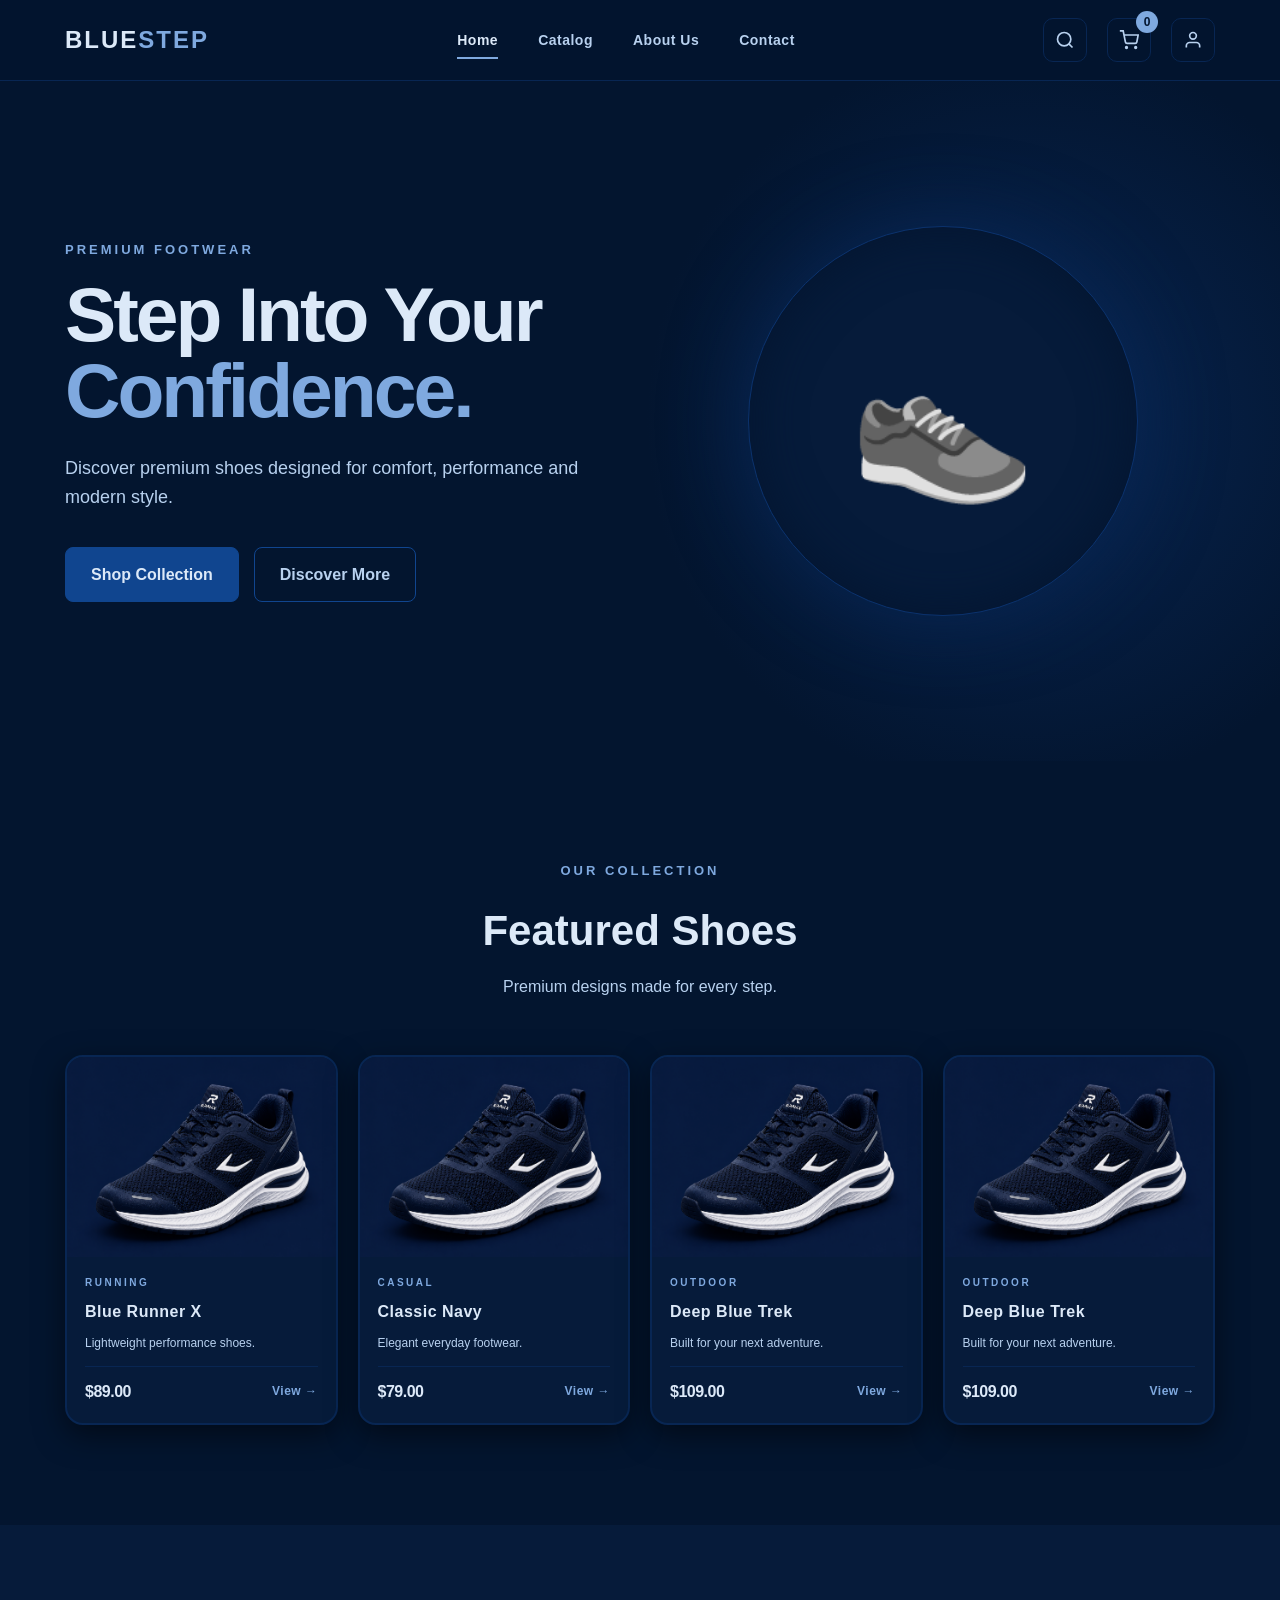
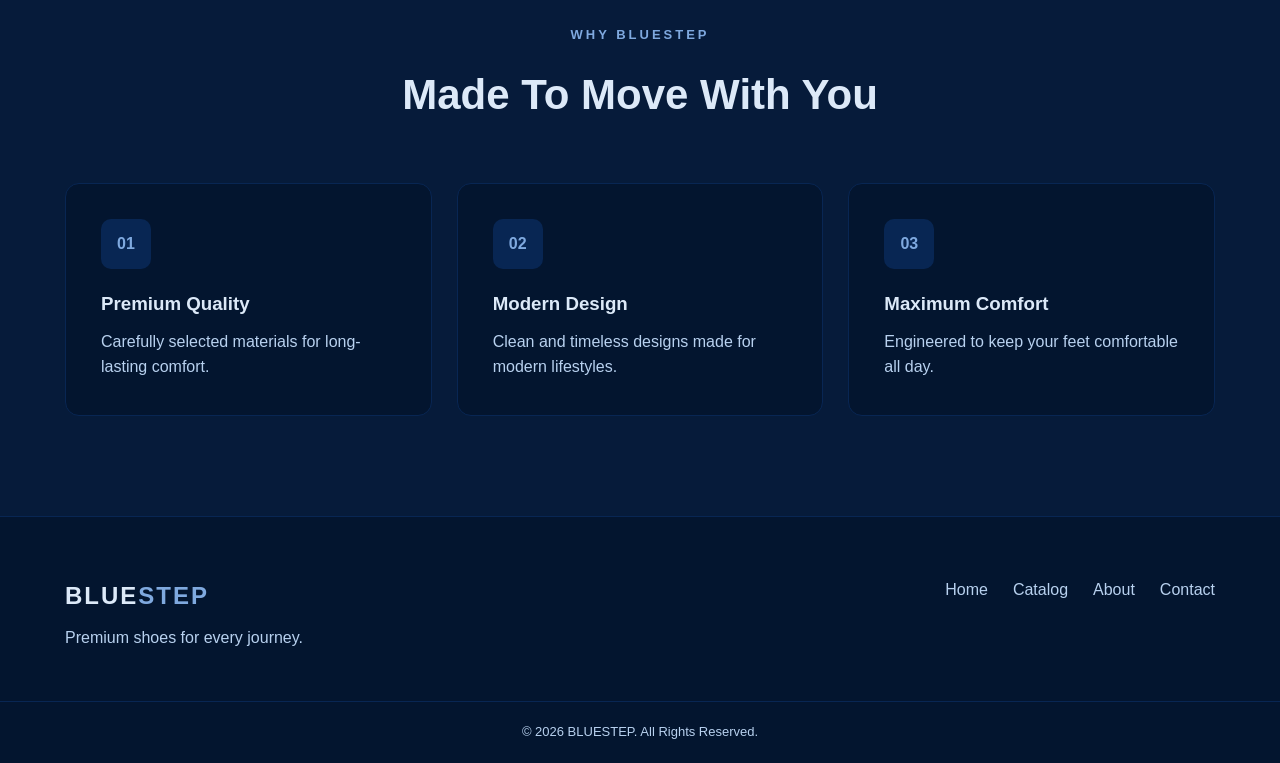
<file: index.html>
<!DOCTYPE html>
<html lang="en">

<head>
    <meta charset="UTF-8">
    <meta name="viewport" content="width=device-width, initial-scale=1.0">
    <title>BLUESTEP | Premium Shoes</title>
    <link rel="stylesheet" href="./css/home.css">
    <link rel="stylesheet" href="./css/account.css">
</head>

<body>

    <div class="snow-container">
        <div class="snowflake">❅</div>
        <div class="snowflake">❆</div>
        <div class="snowflake">❅</div>
        <div class="snowflake">❆</div>
        <div class="snowflake">❅</div>
        <div class="snowflake">❆</div>
        <div class="snowflake">❅</div>
        <div class="snowflake">❆</div>
        <div class="snowflake">❅</div>
        <div class="snowflake">❆</div>
    </div>

    <header class="header">
        <div class="container nav">
            <a href="#" class="logo">BLUE<span>STEP</span></a>

            <nav class="nav-menu">
                <a href="#" class="active">Home</a>
                <a href="./pages/products.html">Catalog</a>
                <a href="./pages/about.html">About Us</a>
                <a href="./pages/contact.html">Contact</a>
            </nav>

            <div class="nav-icons">
                <button class="icon-btn search-btn" title="Search" type="button">
                    <svg width="20" height="20" viewBox="0 0 24 24" fill="none" stroke="currentColor" stroke-width="2">
                        <circle cx="11" cy="11" r="8"></circle>
                        <path d="m21 21-4.35-4.35"></path>
                    </svg>
                </button>
                <button class="icon-btn cart-btn" title="Cart" type="button" aria-label="Open cart">
                    <svg width="20" height="20" viewBox="0 0 24 24" fill="none" stroke="currentColor" stroke-width="2">
                        <circle cx="9" cy="21" r="1"></circle>
                        <circle cx="20" cy="21" r="1"></circle>
                        <path d="M1 1h4l2.68 13.39a2 2 0 0 0 2 1.61h9.72a2 2 0 0 0 2-1.61L23 6H6"></path>
                    </svg>
                    <span class="cart-count" id="cartCount">0</span>
                </button>
                <button class="icon-btn user-btn" title="Account" type="button">
                    <svg width="20" height="20" viewBox="0 0 24 24" fill="none" stroke="currentColor" stroke-width="2">
                        <path d="M20 21v-2a4 4 0 0 0-4-4H8a4 4 0 0 0-4 4v2"></path>
                        <circle cx="12" cy="7" r="4"></circle>
                    </svg>
                </button>
            </div>

            <div class="cart-panel" id="cartPanel" aria-live="polite">
                <div class="cart-panel-header">
                    <h3>Your Cart</h3>
                    <button class="cart-close" type="button" aria-label="Close cart">×</button>
                </div>
                <div class="cart-items" id="cartItems">
                    <p class="empty-cart">Your cart is empty.</p>
                </div>

                <div class="cart-footer">
                    <button class="cart-buy-btn" type="button">Buy Now</button>
                </div>
            </div>

            <div class="account-panel" id="accountPanel">
                <div class="account-panel-header">
                    <h3>Account</h3>
                    <button class="account-close" type="button" aria-label="Close account">×</button>
                </div>

                <div class="user-greeting" id="userGreeting">
                    <h3 id="greetingName"></h3>
                    <p id="greetingEmail"></p>
                </div>

                <form id="loginForm">
                    <div class="form-group">
                        <label for="loginEmail">Email</label>
                        <input type="email" id="loginEmail" name="email" placeholder="Enter your email" required>
                    </div>
                    <div class="form-group">
                        <label for="loginPassword">Password</label>
                        <input type="password" id="loginPassword" name="password" placeholder="Enter your password" required>
                    </div>
                    <button type="submit" class="submit-btn">Login</button>
                    <div class="form-toggle">
                        Don't have an account? <a href="#" id="toggleSignupBtn">Sign Up</a>
                    </div>
                </form>

                <form id="signupForm" class="hidden">
                    <div class="form-group">
                        <label for="signupName">Full Name</label>
                        <input type="text" id="signupName" name="name" placeholder="Enter your full name" required>
                    </div>
                    <div class="form-group">
                        <label for="signupEmail">Email</label>
                        <input type="email" id="signupEmail" name="email" placeholder="Enter your email" required>
                    </div>
                    <div class="form-group">
                        <label for="signupPassword">Password</label>
                        <input type="password" id="signupPassword" name="password" placeholder="At least 6 characters" required>
                    </div>
                    <div class="form-group">
                        <label for="signupConfirmPassword">Confirm Password</label>
                        <input type="password" id="signupConfirmPassword" name="confirmPassword" placeholder="Confirm your password" required>
                    </div>
                    <button type="submit" class="submit-btn">Create Account</button>
                    <div class="form-toggle">
                        Already have an account? <a href="#" id="toggleLoginBtn">Login</a>
                    </div>
                </form>

                <div id="accountActions" class="account-actions">
                    <a href="#" class="account-link">My Profile</a>
                    <a href="#" class="account-link">Order History</a>
                    <a href="#" class="account-link">Settings</a>
                </div>

                <button id="logoutBtn" class="submit-btn" style="background: #f5f5f5; color: #d32f2f; border: 2px solid #d32f2f;">Logout</button>
            </div>
        </div>
    </header>

    <main>

        <section class="hero">
            <div class="container hero-content">
                <div class="hero-text">
                    <p class="tag">PREMIUM FOOTWEAR</p>
                    <h1>Step Into Your <span>Confidence.</span></h1>
                    <p>
                        Discover premium shoes designed for comfort,
                        performance and modern style.
                    </p>

                    <div class="hero-buttons">
                        <a href="./pages/products.html" class="btn">Shop Collection</a>
                        <a href="./pages/about.html" class="btn-outline">Discover More</a>
                    </div>
                </div>

                <div class="hero-shoe">
                    <div class="shoe-circle">
                        <div class="shoe-icon">👟</div>
                    </div>
                </div>
            </div>
        </section>

        <section class="featured section">
            <div class="container">
                <div class="section-heading">
                    <p class="tag">OUR COLLECTION</p>
                    <h2>Featured Shoes</h2>
                    <p>Premium designs made for every step.</p>
                </div>

                <div class="products-grid">

                    <div class="product-card">
                        <div class="product-image"><img src="./images/shoes1.png" alt=""></div>
                        <div class="product-info">
                            <p class="category">RUNNING</p>
                            <h3>Blue Runner X</h3>
                            <p class="description">Lightweight performance shoes.</p>
                            <div class="product-bottom">
                                <strong>$89.00</strong>
                                <a href="./pages/products.html">View →</a>
                            </div>
                        </div>
                    </div>

                    <div class="product-card">
                        <div class="product-image"><img src="./images/shoes1.png" alt=""></div>
                        <div class="product-info">
                            <p class="category">CASUAL</p>
                            <h3>Classic Navy</h3>
                            <p class="description">Elegant everyday footwear.</p>
                            <div class="product-bottom">
                                <strong>$79.00</strong>
                                <a href="./pages/products.html">View →</a>
                            </div>
                        </div>
                    </div>

                    <div class="product-card">
                        <div class="product-image"><img src="./images/shoes1.png" alt=""></div>
                        <div class="product-info">
                            <p class="category">OUTDOOR</p>
                            <h3>Deep Blue Trek</h3>
                            <p class="description">Built for your next adventure.</p>
                            <div class="product-bottom">
                                <strong>$109.00</strong>
                                <a href="./pages/products.html">View →</a>
                            </div>
                        </div>
                    </div>

                    <div class="product-card">
                        <div class="product-image"><img src="./images/shoes1.png" alt=""></div>
                        <div class="product-info">
                            <p class="category">OUTDOOR</p>
                            <h3>Deep Blue Trek</h3>
                            <p class="description">Built for your next adventure.</p>
                            <div class="product-bottom">
                                <strong>$109.00</strong>
                                <a href="./pages/products.html">View →</a>
                            </div>
                        </div>
                    </div>

                </div>
            </div>
        </section>

        <section class="why section">
            <div class="container">
                <div class="section-heading">
                    <p class="tag">WHY BLUESTEP</p>
                    <h2>Made To Move With You</h2>
                </div>

                <div class="features">
                    <div class="feature">
                        <div class="feature-icon">01</div>
                        <h3>Premium Quality</h3>
                        <p>Carefully selected materials for long-lasting comfort.</p>
                    </div>

                    <div class="feature">
                        <div class="feature-icon">02</div>
                        <h3>Modern Design</h3>
                        <p>Clean and timeless designs made for modern lifestyles.</p>
                    </div>

                    <div class="feature">
                        <div class="feature-icon">03</div>
                        <h3>Maximum Comfort</h3>
                        <p>Engineered to keep your feet comfortable all day.</p>
                    </div>
                </div>
            </div>
        </section>

    </main>

    <footer class="footer">
        <div class="container footer-content">
            <div>
                <a href="#" class="logo">BLUE<span>STEP</span></a>
                <p>Premium shoes for every journey.</p>
            </div>

            <div class="footer-links">
                <a href="#">Home</a>
                <a href="./pages/products.html">Catalog</a>
                <a href="./pages/about.html">About</a>
                <a href="./pages/contact.html">Contact</a>
            </div>
        </div>

        <div class="copyright">
            © 2026 BLUESTEP. All Rights Reserved.
        </div>
    </footer>

    <script type="module" src="./js/main.js"></script>
</body>

</html>
</file>
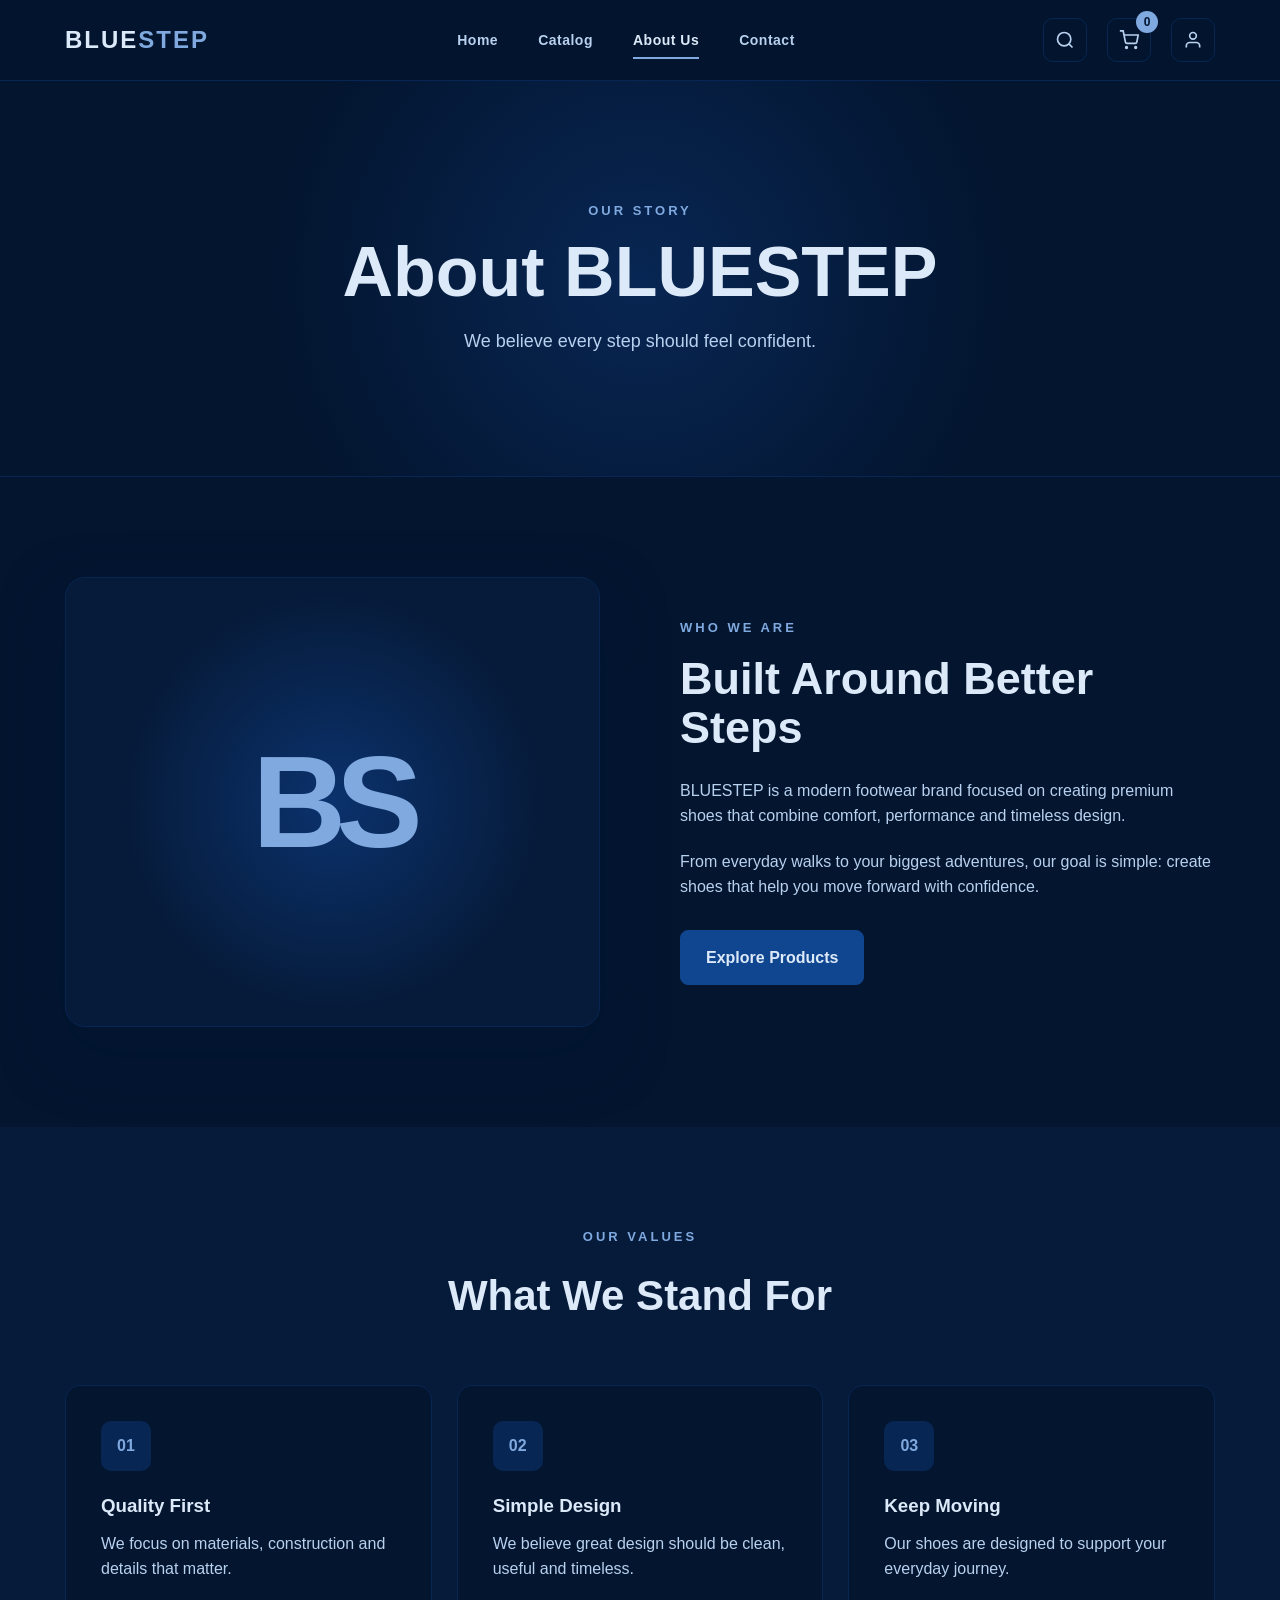
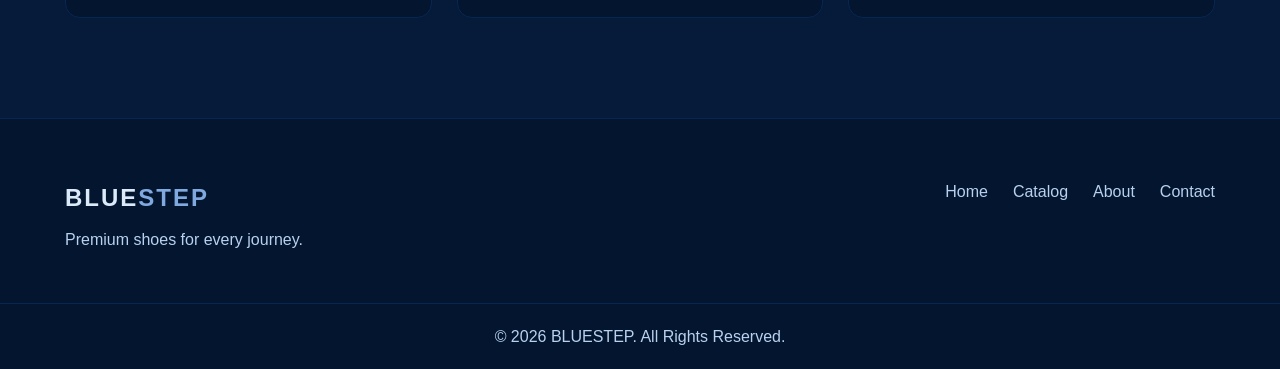
<file: pages/about.html>
<!DOCTYPE html>
<html lang="en">

<head>
    <meta charset="UTF-8">
    <meta name="viewport" content="width=device-width, initial-scale=1.0">
    <title>About Us | BLUESTEP</title>
    <link rel="stylesheet" href="../css/about.css">
    <link rel="stylesheet" href="../css/account.css">
</head>

<body>

    <div class="snow-container">
        <div class="snowflake">❅</div>
        <div class="snowflake">❆</div>
        <div class="snowflake">❅</div>
        <div class="snowflake">❆</div>
        <div class="snowflake">❅</div>
        <div class="snowflake">❆</div>
        <div class="snowflake">❅</div>
        <div class="snowflake">❆</div>
        <div class="snowflake">❅</div>
        <div class="snowflake">❆</div>
    </div>

    <header class="header">
        <div class="container nav">
            <a href="#" class="logo">BLUE<span>STEP</span></a>

            <nav class="nav-menu">
                <a href="../index.html">Home</a>
                <a href="products.html">Catalog</a>
                <a href="about.html" class="active">About Us</a>
                <a href="contact.html">Contact</a>
            </nav>

            <div class="nav-icons">
                <button class="icon-btn search-btn" title="Search" type="button">
                    <svg width="20" height="20" viewBox="0 0 24 24" fill="none" stroke="currentColor" stroke-width="2">
                        <circle cx="11" cy="11" r="8"></circle>
                        <path d="m21 21-4.35-4.35"></path>
                    </svg>
                </button>
                <button class="icon-btn cart-btn" title="Cart" type="button" aria-label="Open cart">
                    <svg width="20" height="20" viewBox="0 0 24 24" fill="none" stroke="currentColor" stroke-width="2">
                        <circle cx="9" cy="21" r="1"></circle>
                        <circle cx="20" cy="21" r="1"></circle>
                        <path d="M1 1h4l2.68 13.39a2 2 0 0 0 2 1.61h9.72a2 2 0 0 0 2-1.61L23 6H6"></path>
                    </svg>
                    <span class="cart-count" id="cartCount">0</span>
                </button>
                <button class="icon-btn user-btn" title="Account" type="button">
                    <svg width="20" height="20" viewBox="0 0 24 24" fill="none" stroke="currentColor" stroke-width="2">
                        <path d="M20 21v-2a4 4 0 0 0-4-4H8a4 4 0 0 0-4 4v2"></path>
                        <circle cx="12" cy="7" r="4"></circle>
                    </svg>
                </button>
            </div>

            <div class="cart-panel" id="cartPanel" aria-live="polite">
                <div class="cart-panel-header">
                    <h3>Your Cart</h3>
                    <button class="cart-close" type="button" aria-label="Close cart">×</button>
                </div>
                <div class="cart-items" id="cartItems">
                    <p class="empty-cart">Your cart is empty.</p>
                </div>

                <div class="cart-footer">
                    <button class="cart-buy-btn" type="button">Buy Now</button>
                </div>
            </div>

            <div class="account-panel" id="accountPanel">
                <div class="account-panel-header">
                    <h3>Account</h3>
                    <button class="account-close" type="button" aria-label="Close account">×</button>
                </div>

                <div class="user-greeting" id="userGreeting">
                    <h3 id="greetingName"></h3>
                    <p id="greetingEmail"></p>
                </div>

                <form id="loginForm">
                    <div class="form-group">
                        <label for="loginEmail">Email</label>
                        <input type="email" id="loginEmail" name="email" placeholder="Enter your email" required>
                    </div>
                    <div class="form-group">
                        <label for="loginPassword">Password</label>
                        <input type="password" id="loginPassword" name="password" placeholder="Enter your password" required>
                    </div>
                    <button type="submit" class="submit-btn">Login</button>
                    <div class="form-toggle">
                        Don't have an account? <a href="#" id="toggleSignupBtn">Sign Up</a>
                    </div>
                </form>

                <form id="signupForm" class="hidden">
                    <div class="form-group">
                        <label for="signupName">Full Name</label>
                        <input type="text" id="signupName" name="name" placeholder="Enter your full name" required>
                    </div>
                    <div class="form-group">
                        <label for="signupEmail">Email</label>
                        <input type="email" id="signupEmail" name="email" placeholder="Enter your email" required>
                    </div>
                    <div class="form-group">
                        <label for="signupPassword">Password</label>
                        <input type="password" id="signupPassword" name="password" placeholder="At least 6 characters" required>
                    </div>
                    <div class="form-group">
                        <label for="signupConfirmPassword">Confirm Password</label>
                        <input type="password" id="signupConfirmPassword" name="confirmPassword" placeholder="Confirm your password" required>
                    </div>
                    <button type="submit" class="submit-btn">Create Account</button>
                    <div class="form-toggle">
                        Already have an account? <a href="#" id="toggleLoginBtn">Login</a>
                    </div>
                </form>

                <div id="accountActions" class="account-actions">
                    <a href="#" class="account-link">My Profile</a>
                    <a href="#" class="account-link">Order History</a>
                    <a href="#" class="account-link">Settings</a>
                </div>

                <button id="logoutBtn" class="submit-btn" style="background: #f5f5f5; color: #d32f2f; border: 2px solid #d32f2f;">Logout</button>
            </div>
        </div>
    </header>

    <main>

        <section class="page-hero">
            <div class="container">
                <p class="tag">OUR STORY</p>
                <h1>About BLUESTEP</h1>
                <p>We believe every step should feel confident.</p>
            </div>
        </section>

        <section class="about section">
            <div class="container about-grid">

                <div class="about-box">
                    <div class="big-number">BS</div>
                </div>

                <div class="about-text">
                    <p class="tag">WHO WE ARE</p>
                    <h2>Built Around Better Steps</h2>

                    <p>
                        BLUESTEP is a modern footwear brand focused on creating
                        premium shoes that combine comfort, performance and
                        timeless design.
                    </p>

                    <p>
                        From everyday walks to your biggest adventures,
                        our goal is simple: create shoes that help you move
                        forward with confidence.
                    </p>

                    <a href="products.html" class="btn">Explore Products</a>
                </div>

            </div>
        </section>

        <section class="values section">
            <div class="container">

                <div class="section-heading">
                    <p class="tag">OUR VALUES</p>
                    <h2>What We Stand For</h2>
                </div>

                <div class="features">

                    <div class="feature">
                        <div class="feature-icon">01</div>
                        <h3>Quality First</h3>
                        <p>We focus on materials, construction and details that matter.</p>
                    </div>

                    <div class="feature">
                        <div class="feature-icon">02</div>
                        <h3>Simple Design</h3>
                        <p>We believe great design should be clean, useful and timeless.</p>
                    </div>

                    <div class="feature">
                        <div class="feature-icon">03</div>
                        <h3>Keep Moving</h3>
                        <p>Our shoes are designed to support your everyday journey.</p>
                    </div>

                </div>
            </div>
        </section>

    </main>

    <footer class="footer">
        <div class="container footer-content">
            <div>
                <a href="#" class="logo">BLUE<span>STEP</span></a>
                <p>Premium shoes for every journey.</p>
            </div>

            <div class="footer-links">
                <a href="../index.html">Home</a>
                <a href="products.html">Catalog</a>
                <a href="about.html">About</a>
                <a href="contact.html">Contact</a>
            </div>
        </div>

        <div class="copyright">
            © 2026 BLUESTEP. All Rights Reserved.
        </div>
    </footer>

    <script type="module" src="../js/main.js"></script>
</body>

</html>
</file>
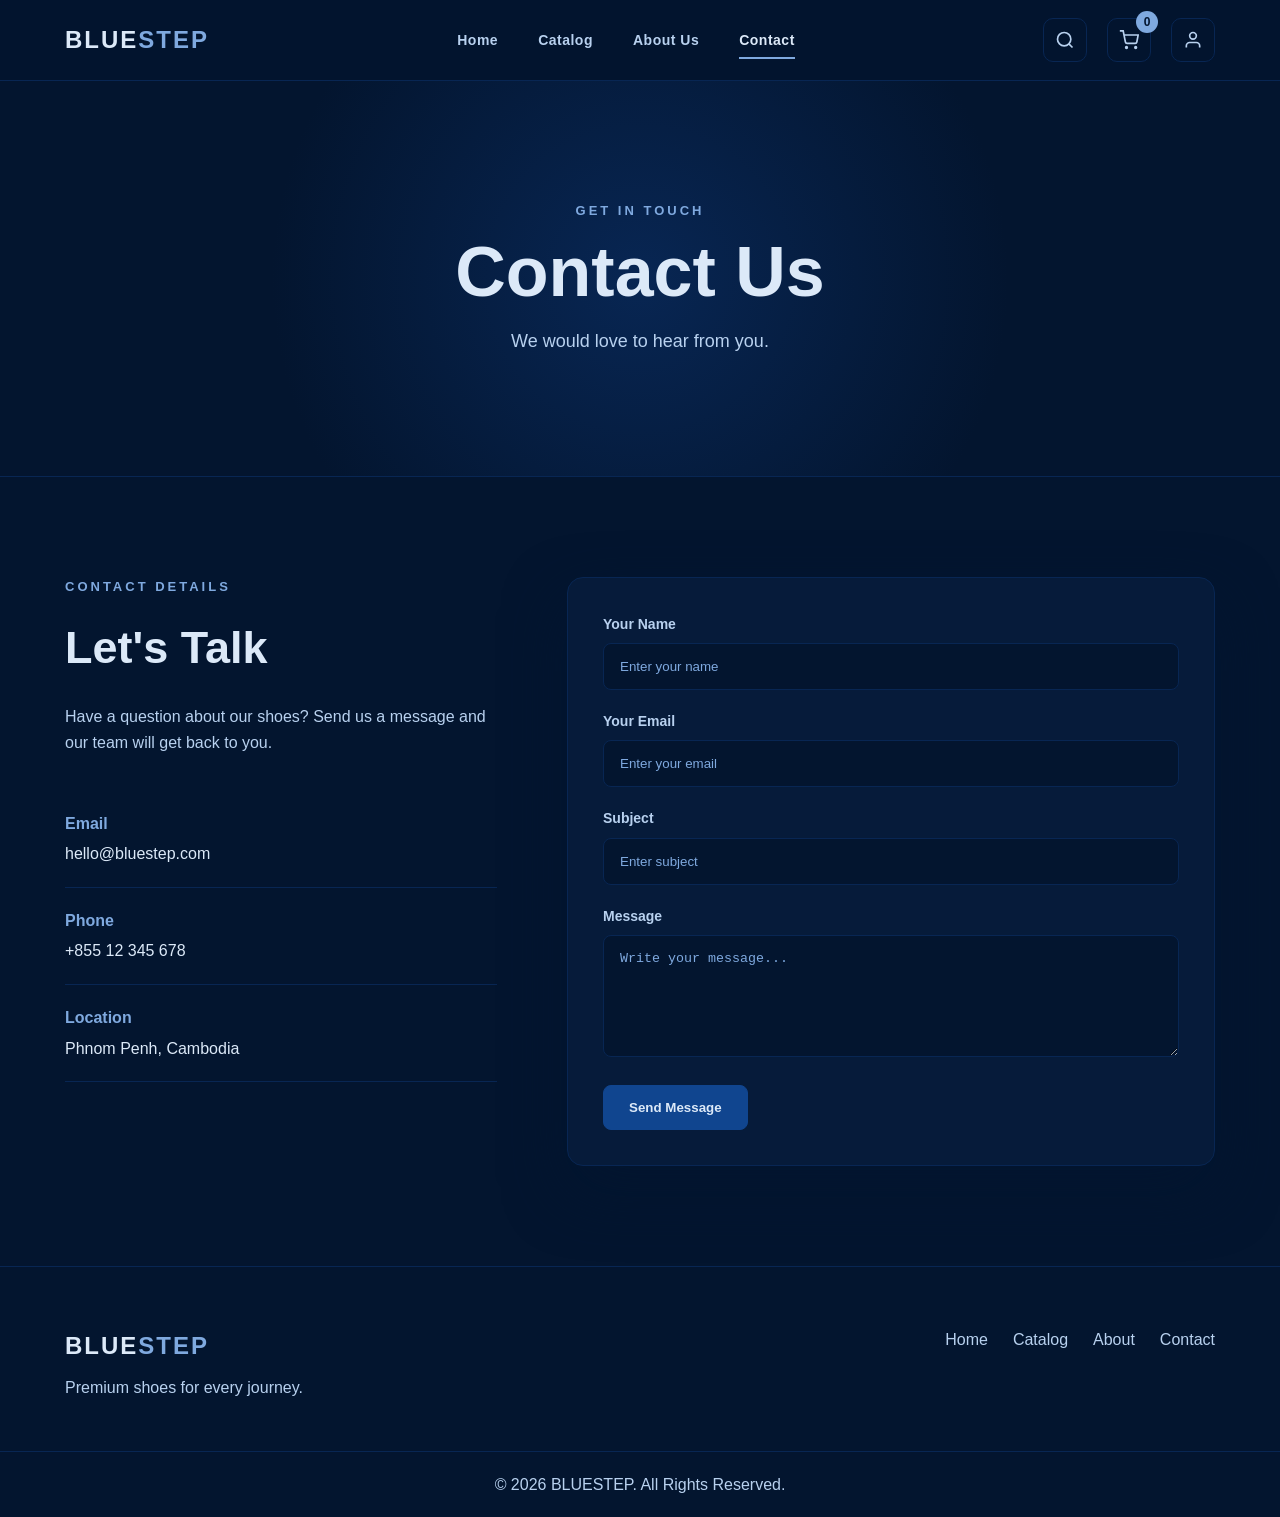
<file: pages/contact.html>
<!DOCTYPE html>
<html lang="en">

<head>
    <meta charset="UTF-8">
    <meta name="viewport" content="width=device-width, initial-scale=1.0">
    <title>Contact | BLUESTEP</title>
    <link rel="stylesheet" href="../css/contact.css">
    <link rel="stylesheet" href="../css/account.css">
</head>

<body>

    <div class="snow-container">
        <div class="snowflake">❅</div>
        <div class="snowflake">❆</div>
        <div class="snowflake">❅</div>
        <div class="snowflake">❆</div>
        <div class="snowflake">❅</div>
        <div class="snowflake">❆</div>
        <div class="snowflake">❅</div>
        <div class="snowflake">❆</div>
        <div class="snowflake">❅</div>
        <div class="snowflake">❆</div>
    </div>

    <header class="header">
        <div class="container nav">
            <a href="#" class="logo">BLUE<span>STEP</span></a>

            <nav class="nav-menu">
                <a href="../index.html">Home</a>
                <a href="products.html">Catalog</a>
                <a href="about.html">About Us</a>
                <a href="contact.html" class="active">Contact</a>
            </nav>

            <div class="nav-icons">
                <button class="icon-btn search-btn" title="Search" type="button">
                    <svg width="20" height="20" viewBox="0 0 24 24" fill="none" stroke="currentColor" stroke-width="2">
                        <circle cx="11" cy="11" r="8"></circle>
                        <path d="m21 21-4.35-4.35"></path>
                    </svg>
                </button>
                <button class="icon-btn cart-btn" title="Cart" type="button" aria-label="Open cart">
                    <svg width="20" height="20" viewBox="0 0 24 24" fill="none" stroke="currentColor" stroke-width="2">
                        <circle cx="9" cy="21" r="1"></circle>
                        <circle cx="20" cy="21" r="1"></circle>
                        <path d="M1 1h4l2.68 13.39a2 2 0 0 0 2 1.61h9.72a2 2 0 0 0 2-1.61L23 6H6"></path>
                    </svg>
                    <span class="cart-count" id="cartCount">0</span>
                </button>
                <button class="icon-btn user-btn" title="Account" type="button">
                    <svg width="20" height="20" viewBox="0 0 24 24" fill="none" stroke="currentColor" stroke-width="2">
                        <path d="M20 21v-2a4 4 0 0 0-4-4H8a4 4 0 0 0-4 4v2"></path>
                        <circle cx="12" cy="7" r="4"></circle>
                    </svg>
                </button>
            </div>

            <div class="cart-panel" id="cartPanel" aria-live="polite">
                <div class="cart-panel-header">
                    <h3>Your Cart</h3>
                    <button class="cart-close" type="button" aria-label="Close cart">×</button>
                </div>
                <div class="cart-items" id="cartItems">
                    <p class="empty-cart">Your cart is empty.</p>
                </div>

                <div class="cart-footer">
                    <button class="cart-buy-btn" type="button">Buy Now</button>
                </div>
            </div>

            <div class="account-panel" id="accountPanel">
                <div class="account-panel-header">
                    <h3>Account</h3>
                    <button class="account-close" type="button" aria-label="Close account">×</button>
                </div>

                <div class="user-greeting" id="userGreeting">
                    <h3 id="greetingName"></h3>
                    <p id="greetingEmail"></p>
                </div>

                <form id="loginForm">
                    <div class="form-group">
                        <label for="loginEmail">Email</label>
                        <input type="email" id="loginEmail" name="email" placeholder="Enter your email" required>
                    </div>
                    <div class="form-group">
                        <label for="loginPassword">Password</label>
                        <input type="password" id="loginPassword" name="password" placeholder="Enter your password" required>
                    </div>
                    <button type="submit" class="submit-btn">Login</button>
                    <div class="form-toggle">
                        Don't have an account? <a href="#" id="toggleSignupBtn">Sign Up</a>
                    </div>
                </form>

                <form id="signupForm" class="hidden">
                    <div class="form-group">
                        <label for="signupName">Full Name</label>
                        <input type="text" id="signupName" name="name" placeholder="Enter your full name" required>
                    </div>
                    <div class="form-group">
                        <label for="signupEmail">Email</label>
                        <input type="email" id="signupEmail" name="email" placeholder="Enter your email" required>
                    </div>
                    <div class="form-group">
                        <label for="signupPassword">Password</label>
                        <input type="password" id="signupPassword" name="password" placeholder="At least 6 characters" required>
                    </div>
                    <div class="form-group">
                        <label for="signupConfirmPassword">Confirm Password</label>
                        <input type="password" id="signupConfirmPassword" name="confirmPassword" placeholder="Confirm your password" required>
                    </div>
                    <button type="submit" class="submit-btn">Create Account</button>
                    <div class="form-toggle">
                        Already have an account? <a href="#" id="toggleLoginBtn">Login</a>
                    </div>
                </form>

                <div id="accountActions" class="account-actions">
                    <a href="#" class="account-link">My Profile</a>
                    <a href="#" class="account-link">Order History</a>
                    <a href="#" class="account-link">Settings</a>
                </div>

                <button id="logoutBtn" class="submit-btn" style="background: #f5f5f5; color: #d32f2f; border: 2px solid #d32f2f;">Logout</button>
            </div>
        </div>
    </header>

    <main>

        <section class="page-hero">
            <div class="container">
                <p class="tag">GET IN TOUCH</p>
                <h1>Contact Us</h1>
                <p>We would love to hear from you.</p>
            </div>
        </section>

        <section class="section">
            <div class="container contact-grid">

                <div class="contact-info">
                    <p class="tag">CONTACT DETAILS</p>
                    <h2>Let's Talk</h2>
                    <p>
                        Have a question about our shoes? Send us a message
                        and our team will get back to you.
                    </p>

                    <div class="contact-item">
                        <strong>Email</strong>
                        <span>hello@bluestep.com</span>
                    </div>

                    <div class="contact-item">
                        <strong>Phone</strong>
                        <span>+855 12 345 678</span>
                    </div>

                    <div class="contact-item">
                        <strong>Location</strong>
                        <span>Phnom Penh, Cambodia</span>
                    </div>
                </div>

                <form class="contact-form">

                    <label>Your Name</label>
                    <input type="text" placeholder="Enter your name">

                    <label>Your Email</label>
                    <input type="email" placeholder="Enter your email">

                    <label>Subject</label>
                    <input type="text" placeholder="Enter subject">

                    <label>Message</label>
                    <textarea rows="6" placeholder="Write your message..."></textarea>

                    <button type="submit" class="btn">Send Message</button>

                </form>

            </div>
        </section>

    </main>

    <footer class="footer">
        <div class="container footer-content">
            <div>
                <a href="#" class="logo">BLUE<span>STEP</span></a>
                <p>Premium shoes for every journey.</p>
            </div>

            <div class="footer-links">
                <a href="../index.html">Home</a>
                <a href="products.html">Catalog</a>
                <a href="about.html">About</a>
                <a href="contact.html">Contact</a>
            </div>
        </div>

        <div class="copyright">
            © 2026 BLUESTEP. All Rights Reserved.
        </div>
    </footer>

    <script type="module" src="../js/main.js"></script>
</body>

</html>
</file>
<file: css/home.css>
@import 'keyframes.css';

* {
    margin: 0;
    padding: 0;
    box-sizing: border-box;
}

:root {
    --dark: #03152f;
    --navy: #061b3a;
    --blue: #082653;
    --blue2: #0b326d;
    --blue3: #10458f;
    --light-blue: #7fa9df;
    --text: #dce9f8;
    --soft: #b8d1ef;
}

.snow-container {
    position: fixed;
    top: 0;
    left: 0;
    width: 100%;
    height: 100%;
    pointer-events: none;
    z-index: 999;
    overflow: hidden;
}

.snowflake {
    position: absolute;
    top: -10vh;
    color: var(--light-blue);
    font-size: clamp(16px, 3vw, 28px);
    opacity: 0.7;
    animation: snowfall linear infinite;
}

.snowflake:nth-child(1) {
    left: 10%;
    animation-duration: 8s;
    animation-delay: 0s;
}

.snowflake:nth-child(2) {
    left: 20%;
    animation: snowfall-2 linear infinite;
    animation-duration: 10s;
    animation-delay: 2s;
    font-size: clamp(14px, 2.5vw, 24px);
}

.snowflake:nth-child(3) {
    left: 30%;
    animation-duration: 9s;
    animation-delay: 1s;
}

.snowflake:nth-child(4) {
    left: 40%;
    animation: snowfall-2 linear infinite;
    animation-duration: 11s;
    animation-delay: 3s;
    font-size: clamp(18px, 3.2vw, 30px);
}

.snowflake:nth-child(5) {
    left: 50%;
    animation-duration: 8.5s;
    animation-delay: 0.5s;
}

.snowflake:nth-child(6) {
    left: 60%;
    animation: snowfall-2 linear infinite;
    animation-duration: 9.5s;
    animation-delay: 2.5s;
    font-size: clamp(15px, 2.8vw, 26px);
}

.snowflake:nth-child(7) {
    left: 70%;
    animation-duration: 10s;
    animation-delay: 1.5s;
}

.snowflake:nth-child(8) {
    left: 80%;
    animation: snowfall-2 linear infinite;
    animation-duration: 8.8s;
    animation-delay: 3.5s;
}

.snowflake:nth-child(9) {
    left: 90%;
    animation-duration: 9.2s;
    animation-delay: 2s;
    font-size: clamp(16px, 2.9vw, 27px);
}

.snowflake:nth-child(10) {
    left: 95%;
    animation: snowfall-2 linear infinite;
    animation-duration: 11.5s;
    animation-delay: 1s;
}

html {
    scroll-behavior: smooth;
}

body {
    font-family: Arial, Helvetica, sans-serif;
    background: var(--dark);
    color: var(--text);
    line-height: 1.6;
}

a {
    text-decoration: none;
    color: inherit;
}

.container {
    width: 90%;
    max-width: 1150px;
    margin: auto;
}

.header {
    position: sticky;
    top: 0;
    z-index: 1000;
    background: rgba(3, 21, 47, 0.97);
    border-bottom: 1px solid var(--blue);
}

.nav {
    position: relative;
    min-height: 80px;
    display: flex;
    align-items: center;
    justify-content: space-between;
    gap: 40px;
}

.logo {
    font-size: 24px;
    font-weight: 900;
    letter-spacing: 2px;
    white-space: nowrap;
    flex-shrink: 0;
}

.logo span {
    color: var(--light-blue);
}

.nav-menu {
    display: flex;
    gap: 40px;
    flex: 1;
    justify-content: center;
}

.nav-menu a {
    color: var(--soft);
    font-weight: 600;
    position: relative;
    transition: color 0.4s cubic-bezier(0.25, 0.46, 0.45, 0.94);
    font-size: 14px;
    letter-spacing: 0.5px;
}

.nav-menu a:hover,
.nav-menu a.active {
    color: var(--text);
}

.nav-menu a::after {
    content: "";
    position: absolute;
    left: 0;
    bottom: -8px;
    width: 0;
    height: 2px;
    background: var(--light-blue);
    transition: width 0.4s cubic-bezier(0.25, 0.46, 0.45, 0.94);
}

.nav-menu a:hover::after,
.nav-menu a.active::after {
    width: 100%;
}

.nav-icons {
    display: flex;
    gap: 20px;
    align-items: center;
    flex-shrink: 0;
}

.icon-btn {
    background: transparent;
    border: 1px solid var(--blue);
    color: var(--soft);
    width: 44px;
    height: 44px;
    border-radius: 10px;
    cursor: pointer;
    display: flex;
    align-items: center;
    justify-content: center;
    transition: all 0.4s cubic-bezier(0.25, 0.46, 0.45, 0.94);
    position: relative;
}

.icon-btn:hover {
    background: var(--blue2);
    border-color: var(--light-blue);
    color: var(--light-blue);
    transform: translateY(-2px);
    box-shadow: 0 8px 20px rgba(127, 169, 223, 0.2);
}

.cart-panel {
    position: absolute;
    right: 0;
    top: calc(100% + 10px);
    width: min(360px, 90vw);
    background: rgba(6, 27, 58, 0.98);
    border: 1px solid var(--blue3);
    border-radius: 16px;
    box-shadow: 0 25px 60px rgba(0, 0, 0, 0.45);
    padding: 18px;
    opacity: 0;
    visibility: hidden;
    transform: translateY(-10px);
    transition: all 0.25s ease;
    z-index: 1200;
}

.cart-panel.active {
    opacity: 1;
    visibility: visible;
    transform: translateY(0);
}

.cart-panel-header {
    display: flex;
    align-items: center;
    justify-content: space-between;
    margin-bottom: 12px;
    padding-bottom: 12px;
    border-bottom: 1px solid var(--blue);
}

.cart-panel-header h3 {
    font-size: 18px;
    color: var(--text);
}

.cart-close {
    background: transparent;
    border: none;
    color: var(--soft);
    font-size: 30px;
    cursor: pointer;
    line-height: 1;
}

.cart-items {
    display: flex;
    flex-direction: column;
    gap: 12px;
    max-height: 420px;
    overflow-y: auto;
}

.empty-cart {
    color: var(--soft);
    padding: 10px 0;
    text-align: center;
}

.cart-item {
    display: grid;
    grid-template-columns: 70px 1fr auto;
    gap: 12px;
    align-items: center;
    padding: 10px 0;
    border-bottom: 1px solid rgba(127, 169, 223, 0.15);
}

.cart-item-image {
    width: 70px;
    height: 70px;
    border-radius: 12px;
    overflow: hidden;
    background: rgba(255, 255, 255, 0.04);
}

.cart-item-image img {
    width: 100%;
    height: 100%;
    object-fit: cover;
}

.cart-item-info h4 {
    font-size: 14px;
    line-height: 1.3;
    margin-bottom: 6px;
}

.cart-item-info p {
    color: var(--soft);
    font-size: 12px;
    margin-bottom: 8px;
}

.cart-footer {
    margin-top: 18px;
    padding-top: 14px;
    border-top: 1px solid var(--blue);
}

.cart-buy-btn {
    width: 100%;
    padding: 14px 18px;
    border: 1px solid var(--light-blue);
    border-radius: 12px;
    background: linear-gradient(135deg, var(--blue3), var(--light-blue));
    color: var(--text);
    font-size: 14px;
    font-weight: 800;
    letter-spacing: 1px;
    text-transform: uppercase;
    cursor: pointer;
    transition: all 0.3s ease;
}

.cart-buy-btn:hover {
    transform: translateY(-2px);
    box-shadow: 0 12px 30px rgba(127, 169, 223, 0.35);
}

.cart-buy-btn:disabled {
    opacity: 0.5;
    cursor: not-allowed;
    transform: none;
    box-shadow: none;
}

.cart-quantity {
    display: inline-flex;
    align-items: center;
    gap: 8px;
    border: 1px solid var(--blue3);
    border-radius: 999px;
    padding: 4px 8px;
    background: rgba(16, 69, 143, 0.2);
}

.qty-btn {
    width: 24px;
    height: 24px;
    border: none;
    border-radius: 50%;
    background: var(--blue3);
    color: var(--text);
    cursor: pointer;
    font-size: 18px;
    line-height: 1;
}

.cart-item-total {
    color: var(--light-blue);
    font-size: 13px;
}

.cart-count {
    position: absolute;
    top: -8px;
    right: -8px;
    background: var(--light-blue);
    color: var(--dark);
    width: 22px;
    height: 22px;
    border-radius: 50%;
    display: flex;
    align-items: center;
    justify-content: center;
    font-size: 12px;
    font-weight: 700;
}

.btn,
.btn-outline {
    display: inline-block;
    padding: 14px 25px;
    border-radius: 8px;
    font-weight: bold;
    transition: all 0.4s cubic-bezier(0.25, 0.46, 0.45, 0.94);
}

.btn {
    background: var(--blue3);
    border: 1px solid var(--blue3);
}

.btn:hover {
    background: var(--blue2);
    transform: translateY(-3px);
    box-shadow: 0 15px 40px rgba(127, 169, 223, 0.25);
}

.btn-outline {
    border: 1px solid var(--blue3);
    color: var(--soft);
}

.btn-outline:hover {
    background: var(--blue);
    transform: translateY(-3px);
    box-shadow: 0 12px 30px rgba(127, 169, 223, 0.2);
}

.hero {
    min-height: 680px;
    display: flex;
    align-items: center;
    background:
        radial-gradient(circle at 80% 50%, var(--blue), transparent 35%),
        var(--dark);
}

.hero-content {
    display: grid;
    grid-template-columns: 1fr 1fr;
    align-items: center;
    gap: 60px;
}

.tag {
    color: var(--light-blue);
    font-size: 13px;
    font-weight: 900;
    letter-spacing: 3px;
    margin-bottom: 15px;
}

.hero h1 {
    font-size: clamp(48px, 6vw, 78px);
    line-height: 1;
    letter-spacing: -3px;
    margin-bottom: 25px;
}

.hero h1 span {
    color: var(--light-blue);
}

.hero-text>p:not(.tag) {
    max-width: 550px;
    color: var(--soft);
    font-size: 18px;
    margin-bottom: 35px;
}

.hero-buttons {
    display: flex;
    gap: 15px;
    flex-wrap: wrap;
}

.hero-shoe {
    display: flex;
    justify-content: center;
    align-items: center;
}

.shoe-circle {
    width: 390px;
    height: 390px;
    border-radius: 50%;
    display: flex;
    justify-content: center;
    align-items: center;
    background: var(--navy);
    border: 1px solid var(--blue2);
    box-shadow:
        0 0 80px var(--blue),
        inset 0 0 50px var(--dark);
    animation: floating 4s ease-in-out infinite;
}

.shoe-icon {
    font-size: 150px;
    filter: grayscale(1);
}

@keyframes floating {

    0%,
    100% {
        transform: translateY(0);
    }

    50% {
        transform: translateY(-20px);
    }
}

.section {
    padding: 100px 0;
}

.section-heading {
    text-align: center;
    margin-bottom: 55px;
}

.section-heading h2 {
    font-size: 42px;
    margin-bottom: 10px;
}

.section-heading p:last-child {
    color: var(--soft);
}

.products-grid {
    display: grid;
    grid-template-columns: repeat(4, 1fr);
    gap: 20px;
    cursor: pointer;
}

.product-card {
    background: var(--navy);
    border: 2px solid var(--blue);
    border-radius: 18px;
    overflow: hidden;
    transition: all 0.45s cubic-bezier(0.23, 1, 0.320, 1);
    box-shadow: 0 10px 30px rgba(0, 0, 0, 0.5);
}

.product-card:hover {
    transform: translateY(-15px);
    border-color: var(--light-blue);
    box-shadow: 0 35px 80px rgba(127, 169, 223, 0.35);
}

.product-image {
    height: 200px;
    display: flex;
    justify-content: center;
    align-items: center;
    background:
        radial-gradient(circle, var(--blue2), transparent 65%),
        var(--dark);
    font-size: 80px;
    transition: 0.35s;
    overflow: hidden;
}

.product-image img {
    width: 100%;
    height: 100%;
    object-fit: cover;
    transition: 0.35s;
}

.product-card:hover .product-image {
    transform: scale(1.08);
}

.product-card:hover .product-image img {
    filter: brightness(1.15) contrast(1.1);
}

.product-info {
    padding: 18px;
}

.category {
    color: var(--light-blue);
    font-size: 10px;
    letter-spacing: 2.5px;
    font-weight: 900;
    text-transform: uppercase;
    margin-bottom: 8px;
}

.product-info h3 {
    font-size: 16px;
    margin: 4px 0 10px 0;
    font-weight: 700;
    letter-spacing: 0.5px;
}

.description {
    color: var(--soft);
    font-size: 12px;
    margin-bottom: 14px;
    line-height: 1.5;
    font-weight: 400;
}

.product-bottom {
    display: flex;
    justify-content: space-between;
    align-items: center;
    padding-top: 12px;
    border-top: 1px solid var(--blue);
}

.product-bottom strong {
    font-size: 16px;
    font-weight: 700;
    letter-spacing: -0.5px;
}

.product-bottom a {
    color: var(--light-blue);
    font-weight: 600;
    font-size: 12px;
    letter-spacing: 0.5px;
    transition: 0.3s ease;
}

.product-bottom a:hover {
    color: var(--text);
}

.why {
    background: var(--navy);
}

.features {
    display: grid;
    grid-template-columns: repeat(3, 1fr);
    gap: 25px;
}

.feature {
    padding: 35px;
    background: var(--dark);
    border: 1px solid var(--blue);
    border-radius: 14px;
    transition: 0.3s;
}

.feature:hover {
    transform: translateY(-6px);
    border-color: var(--blue3);
}

.feature-icon {
    width: 50px;
    height: 50px;
    display: flex;
    align-items: center;
    justify-content: center;
    background: var(--blue);
    border-radius: 10px;
    color: var(--light-blue);
    font-weight: 900;
    margin-bottom: 20px;
}

.feature h3 {
    margin-bottom: 10px;
}

.feature p {
    color: var(--soft);
}

.footer {
    background: var(--dark);
    border-top: 1px solid var(--blue);
    padding-top: 60px;
}

.footer-content {
    display: flex;
    justify-content: space-between;
    padding-bottom: 50px;
}

.footer-content p {
    color: var(--soft);
    margin-top: 10px;
}

.footer-links {
    display: flex;
    gap: 25px;
    color: var(--soft);
}

.footer-links a:hover {
    color: var(--text);
}

.copyright {
    text-align: center;
    padding: 20px;
    border-top: 1px solid var(--blue);
    color: var(--soft);
    font-size: 13px;
}

@media (max-width: 850px) {

    .nav {
        flex-wrap: wrap;
        padding: 20px 0;
    }

    nav {
        order: 3;
        width: 100%;
        justify-content: center;
        gap: 20px;
    }

    .hero {
        padding: 80px 0;
    }

    .hero-content {
        grid-template-columns: 1fr;
    }

    .hero-shoe {
        order: -1;
    }

    .shoe-circle {
        width: 280px;
        height: 280px;
    }

    .shoe-icon {
        font-size: 100px;
    }

    .products-grid,
    .features {
        grid-template-columns: repeat(3, 1fr);
    }
}

@media (max-width: 600px) {

    .nav-btn {
        display: none;
    }

    nav {
        font-size: 13px;
        gap: 14px;
    }

    .hero h1 {
        font-size: 48px;
    }

    .section {
        padding: 70px 0;
    }

    .products-grid,
    .features {
        grid-template-columns: 1fr;
    }

    .footer-content {
        flex-direction: column;
        gap: 30px;
    }

    .footer-links {
        flex-wrap: wrap;
    }
}
</file>
<file: css/account.css>
/* Account and Login Panel Styles */

.account-panel {
    position: absolute;
    top: calc(100% + 10px);
    right: 0;
    width: min(360px, 90vw);
    background: rgba(6, 27, 58, 0.98);
    border: 1px solid #10458f;
    border-radius: 16px;
    box-shadow: 0 25px 60px rgba(0, 0, 0, 0.45);
    padding: 20px;
    opacity: 0;
    visibility: hidden;
    transform: translateY(-10px);
    transition: all 0.25s ease;
    z-index: 999;
    display: none;
    max-height: 600px;
    overflow-y: auto;
}

.account-panel.active {
    display: block;
    opacity: 1;
    visibility: visible;
    transform: translateY(0);
}

.account-panel-header {
    display: flex;
    justify-content: space-between;
    align-items: center;
    margin-bottom: 20px;
    padding-bottom: 15px;
    border-bottom: 1px solid #10458f;
}

.account-panel-header h3 {
    margin: 0;
    font-size: 1.1rem;
    color: #dce9f8;
}

.account-close {
    background: none;
    border: none;
    font-size: 24px;
    cursor: pointer;
    color: #b8d1ef;
    transition: color 0.2s;
    padding: 0;
    width: 30px;
    height: 30px;
    display: flex;
    align-items: center;
    justify-content: center;
}

.account-close:hover {
    color: #7fa9df;
}

/* User Greeting */
.user-greeting {
    background: linear-gradient(135deg, #0b326d 0%, #10458f 100%);
    color: #dce9f8;
    padding: 15px;
    border-radius: 8px;
    margin-bottom: 20px;
    text-align: center;
    border: 1px solid #7fa9df;
}

.user-greeting.hidden {
    display: none;
}

.user-greeting h3 {
    margin: 0 0 5px 0;
    font-size: 1rem;
    color: #dce9f8;
}

.user-greeting p {
    margin: 0;
    font-size: 0.85rem;
    opacity: 0.85;
}

/* Account Actions */
.account-actions {
    display: flex;
    flex-direction: column;
    gap: 10px;
    margin-bottom: 20px;
}

.account-actions.hidden {
    display: none;
}

.account-actions .account-link {
    display: block;
    padding: 10px 15px;
    background: rgba(127, 169, 223, 0.1);
    border: 1px solid #10458f;
    border-radius: 6px;
    color: #7fa9df;
    text-decoration: none;
    cursor: pointer;
    transition: all 0.2s;
    text-align: left;
    font-size: 0.95rem;
}

.account-actions .account-link:hover {
    background: rgba(127, 169, 223, 0.2);
    border-color: #7fa9df;
    transform: translateX(5px);
}

/* Login and Signup Forms */
#loginForm,
#signupForm {
    display: block;
}

#loginForm.hidden,
#signupForm.hidden {
    display: none;
}

.hidden {
    display: none !important;
}

.form-group {
    margin-bottom: 15px;
}

.form-group label {
    display: block;
    margin-bottom: 5px;
    color: #dce9f8;
    font-weight: 500;
    font-size: 0.95rem;
}

.form-group input {
    width: 100%;
    padding: 10px 12px;
    border: 1px solid #10458f;
    background: rgba(8, 38, 83, 0.5);
    border-radius: 6px;
    font-size: 0.95rem;
    transition: all 0.2s;
    box-sizing: border-box;
    color: #dce9f8;
}

.form-group input:focus {
    outline: none;
    border-color: #7fa9df;
    background: rgba(8, 38, 83, 0.8);
    box-shadow: 0 0 0 3px rgba(127, 169, 223, 0.1);
}

.form-group input::placeholder {
    color: #7fa9df;
    opacity: 0.6;
}

.submit-btn {
    width: 100%;
    padding: 12px;
    background: linear-gradient(135deg, #0b326d 0%, #10458f 100%);
    color: #dce9f8;
    border: 1px solid #7fa9df;
    border-radius: 6px;
    font-size: 1rem;
    font-weight: 600;
    cursor: pointer;
    transition: all 0.3s;
    margin-top: 10px;
}

.submit-btn:hover {
    border-color: #7fa9df;
    box-shadow: 0 5px 15px rgba(127, 169, 223, 0.2);
    transform: translateY(-2px);
}

.submit-btn:active {
    transform: translateY(0);
}

/* Form toggle links */
.form-toggle {
    text-align: center;
    margin-top: 15px;
    padding-top: 15px;
    border-top: 1px solid #10458f;
    font-size: 0.9rem;
    color: #b8d1ef;
}

.form-toggle a {
    color: #7fa9df;
    text-decoration: none;
    cursor: pointer;
    font-weight: 600;
    transition: color 0.2s;
}

.form-toggle a:hover {
    color: #dce9f8;
}

/* Logout Button */
#logoutBtn {
    width: 100%;
    padding: 12px;
    background: rgba(211, 47, 47, 0.1);
    color: #ff6b6b;
    border: 1px solid #ff6b6b;
    border-radius: 6px;
    font-size: 1rem;
    font-weight: 600;
    cursor: pointer;
    transition: all 0.2s;
}

#logoutBtn:hover {
    background: rgba(211, 47, 47, 0.2);
    border-color: #ff6b6b;
}

#logoutBtn.hidden {
    display: none;
}

/* Responsive */
@media (max-width: 480px) {
    .account-panel {
        width: calc(100% - 20px);
        right: 10px;
        left: 10px;
        max-height: 500px;
    }

    .account-panel-header h3 {
        font-size: 1.1rem;
    }

    .form-group input {
        font-size: 16px;
    }
}

@keyframes slideDown {
    from {
        opacity: 0;
        transform: translateY(-10px);
    }
    to {
        opacity: 1;
        transform: translateY(0);
    }
}
</file>
<file: css/about.css>
@import 'keyframes.css';

* {
    margin: 0;
    padding: 0;
    box-sizing: border-box;
}

:root {
    --dark: #03152f;
    --navy: #061b3a;
    --blue: #082653;
    --blue2: #0b326d;
    --blue3: #10458f;
    --light-blue: #7fa9df;
    --text: #dce9f8;
    --soft: #b8d1ef;
}

@keyframes snowfall {
    0% {
        transform: translateY(-10vh) translateX(0);
        opacity: 1;
    }

    100% {
        transform: translateY(100vh) translateX(100px);
        opacity: 0;
    }
}

@keyframes snowfall-2 {
    0% {
        transform: translateY(-10vh) translateX(0);
        opacity: 1;
    }

    100% {
        transform: translateY(100vh) translateX(-80px);
        opacity: 0;
    }
}

.snow-container {
    position: fixed;
    top: 0;
    left: 0;
    width: 100%;
    height: 100%;
    pointer-events: none;
    z-index: 999;
    overflow: hidden;
}

.snowflake {
    position: absolute;
    top: -10vh;
    color: var(--light-blue);
    font-size: clamp(16px, 3vw, 28px);
    opacity: 0.7;
    animation: snowfall linear infinite;
}

.snowflake:nth-child(1) {
    left: 10%;
    animation-duration: 8s;
    animation-delay: 0s;
}

.snowflake:nth-child(2) {
    left: 20%;
    animation: snowfall-2 linear infinite;
    animation-duration: 10s;
    animation-delay: 2s;
    font-size: clamp(14px, 2.5vw, 24px);
}

.snowflake:nth-child(3) {
    left: 30%;
    animation-duration: 9s;
    animation-delay: 1s;
}

.snowflake:nth-child(4) {
    left: 40%;
    animation: snowfall-2 linear infinite;
    animation-duration: 11s;
    animation-delay: 3s;
    font-size: clamp(18px, 3.2vw, 30px);
}

.snowflake:nth-child(5) {
    left: 50%;
    animation-duration: 8.5s;
    animation-delay: 0.5s;
}

.snowflake:nth-child(6) {
    left: 60%;
    animation: snowfall-2 linear infinite;
    animation-duration: 9.5s;
    animation-delay: 2.5s;
    font-size: clamp(15px, 2.8vw, 26px);
}

.snowflake:nth-child(7) {
    left: 70%;
    animation-duration: 10s;
    animation-delay: 1.5s;
}

.snowflake:nth-child(8) {
    left: 80%;
    animation: snowfall-2 linear infinite;
    animation-duration: 8.8s;
    animation-delay: 3.5s;
}

.snowflake:nth-child(9) {
    left: 90%;
    animation-duration: 9.2s;
    animation-delay: 2s;
    font-size: clamp(16px, 2.9vw, 27px);
}

.snowflake:nth-child(10) {
    left: 95%;
    animation: snowfall-2 linear infinite;
    animation-duration: 11.5s;
    animation-delay: 1s;
}

body {
    font-family: Arial, Helvetica, sans-serif;
    background: var(--dark);
    color: var(--text);
    line-height: 1.6;
}

a {
    text-decoration: none;
    color: inherit;
}

.container {
    width: 90%;
    max-width: 1150px;
    margin: auto;
}

.header {
    position: sticky;
    top: 0;
    z-index: 1000;
    background: rgba(3, 21, 47, 0.97);
    border-bottom: 1px solid var(--blue);
}

.nav {
    position: relative;
    min-height: 80px;
    display: flex;
    align-items: center;
    justify-content: space-between;
    gap: 40px;
}

.logo {
    font-size: 24px;
    font-weight: 900;
    letter-spacing: 2px;
    white-space: nowrap;
    flex-shrink: 0;
}

.logo span {
    color: var(--light-blue);
}

.nav-menu {
    display: flex;
    gap: 40px;
    flex: 1;
    justify-content: center;
}

.nav-menu a {
    color: var(--soft);
    font-weight: 600;
    position: relative;
    transition: color 0.4s cubic-bezier(0.25, 0.46, 0.45, 0.94);
    font-size: 14px;
    letter-spacing: 0.5px;
}

.nav-menu a:hover,
.nav-menu a.active {
    color: var(--text);
}

.nav-menu a::after {
    content: "";
    position: absolute;
    bottom: -8px;
    left: 0;
    width: 0;
    height: 2px;
    background: var(--light-blue);
    transition: width 0.4s cubic-bezier(0.25, 0.46, 0.45, 0.94);
}

.nav-menu a:hover::after,
.nav-menu a.active::after {
    width: 100%;
}

.nav-icons {
    display: flex;
    gap: 20px;
    align-items: center;
    flex-shrink: 0;
}

.icon-btn {
    background: transparent;
    border: 1px solid var(--blue);
    color: var(--soft);
    width: 44px;
    height: 44px;
    border-radius: 10px;
    cursor: pointer;
    display: flex;
    align-items: center;
    justify-content: center;
    transition: all 0.4s cubic-bezier(0.25, 0.46, 0.45, 0.94);
    position: relative;
}

.icon-btn:hover {
    background: var(--blue2);
    border-color: var(--light-blue);
    color: var(--light-blue);
    transform: translateY(-2px);
    box-shadow: 0 8px 20px rgba(127, 169, 223, 0.2);
}

.cart-panel {
    position: absolute;
    right: 0;
    top: calc(100% + 10px);
    width: min(360px, 90vw);
    background: rgba(6, 27, 58, 0.98);
    border: 1px solid var(--blue3);
    border-radius: 16px;
    box-shadow: 0 25px 60px rgba(0, 0, 0, 0.45);
    padding: 18px;
    opacity: 0;
    visibility: hidden;
    transform: translateY(-10px);
    transition: all 0.25s ease;
    z-index: 1200;
}

.cart-panel.active {
    opacity: 1;
    visibility: visible;
    transform: translateY(0);
}

.cart-panel-header {
    display: flex;
    align-items: center;
    justify-content: space-between;
    margin-bottom: 12px;
    padding-bottom: 12px;
    border-bottom: 1px solid var(--blue);
}

.cart-panel-header h3 {
    font-size: 18px;
    color: var(--text);
}

.cart-close {
    background: transparent;
    border: none;
    color: var(--soft);
    font-size: 30px;
    cursor: pointer;
    line-height: 1;
}

.cart-items {
    display: flex;
    flex-direction: column;
    gap: 12px;
    max-height: 420px;
    overflow-y: auto;
}

.empty-cart {
    color: var(--soft);
    padding: 10px 0;
    text-align: center;
}

.cart-item {
    display: grid;
    grid-template-columns: 70px 1fr auto;
    gap: 12px;
    align-items: center;
    padding: 10px 0;
    border-bottom: 1px solid rgba(127, 169, 223, 0.15);
}

.cart-item-image {
    width: 70px;
    height: 70px;
    border-radius: 12px;
    overflow: hidden;
    background: rgba(255, 255, 255, 0.04);
}

.cart-item-image img {
    width: 100%;
    height: 100%;
    object-fit: cover;
}

.cart-item-info h4 {
    font-size: 14px;
    line-height: 1.3;
    margin-bottom: 6px;
}

.cart-item-info p {
    color: var(--soft);
    font-size: 12px;
    margin-bottom: 8px;
}

.cart-footer {
    margin-top: 18px;
    padding-top: 14px;
    border-top: 1px solid var(--blue);
}

.cart-buy-btn {
    width: 100%;
    padding: 14px 18px;
    border: 1px solid var(--light-blue);
    border-radius: 12px;
    background: linear-gradient(135deg, var(--blue3), var(--light-blue));
    color: var(--text);
    font-size: 14px;
    font-weight: 800;
    letter-spacing: 1px;
    text-transform: uppercase;
    cursor: pointer;
    transition: all 0.3s ease;
}

.cart-buy-btn:hover {
    transform: translateY(-2px);
    box-shadow: 0 12px 30px rgba(127, 169, 223, 0.35);
}

.cart-buy-btn:disabled {
    opacity: 0.5;
    cursor: not-allowed;
    transform: none;
    box-shadow: none;
}

.cart-quantity {
    display: inline-flex;
    align-items: center;
    gap: 8px;
    border: 1px solid var(--blue3);
    border-radius: 999px;
    padding: 4px 8px;
    background: rgba(16, 69, 143, 0.2);
}

.qty-btn {
    width: 24px;
    height: 24px;
    border: none;
    border-radius: 50%;
    background: var(--blue3);
    color: var(--text);
    cursor: pointer;
    font-size: 18px;
    line-height: 1;
}

.cart-item-total {
    color: var(--light-blue);
    font-size: 13px;
}

.cart-count {
    position: absolute;
    top: -8px;
    right: -8px;
    background: var(--light-blue);
    color: var(--dark);
    width: 22px;
    height: 22px;
    border-radius: 50%;
    display: flex;
    align-items: center;
    justify-content: center;
    font-size: 12px;
    font-weight: 700;
}

.page-hero {
    padding: 120px 0;
    text-align: center;
    background:
        radial-gradient(circle, var(--blue), transparent 55%),
        var(--dark);
    border-bottom: 1px solid var(--blue);
}

.tag {
    color: var(--light-blue);
    font-size: 13px;
    font-weight: 900;
    letter-spacing: 3px;
    margin-bottom: 15px;
}

.page-hero h1 {
    font-size: clamp(45px, 7vw, 70px);
    line-height: 1;
    margin-bottom: 20px;
}

.page-hero p:last-child {
    color: var(--soft);
    font-size: 18px;
}

.section {
    padding: 100px 0;
}

.about-grid {
    display: grid;
    grid-template-columns: 1fr 1fr;
    gap: 80px;
    align-items: center;
}

.about-box {
    height: 450px;
    border-radius: 20px;
    display: flex;
    justify-content: center;
    align-items: center;
    background:
        radial-gradient(circle, var(--blue2), transparent 60%),
        var(--navy);
    border: 1px solid var(--blue);
    box-shadow: 0 25px 60px rgba(3, 21, 47, 0.8);
}

.big-number {
    font-size: 130px;
    font-weight: 900;
    color: var(--light-blue);
    letter-spacing: -10px;
}

.about-text h2 {
    font-size: 45px;
    line-height: 1.1;
    margin-bottom: 25px;
}

.about-text p:not(.tag) {
    color: var(--soft);
    margin-bottom: 20px;
}

.btn {
    display: inline-block;
    margin-top: 10px;
    padding: 14px 25px;
    border-radius: 8px;
    background: var(--blue3);
    border: 1px solid var(--blue3);
    font-weight: bold;
    transition: all 0.4s cubic-bezier(0.25, 0.46, 0.45, 0.94);
}

.btn:hover {
    background: var(--blue2);
    transform: translateY(-4px);
    box-shadow: 0 12px 30px rgba(127, 169, 223, 0.25);
}

.values {
    background: var(--navy);
}

.section-heading {
    text-align: center;
    margin-bottom: 55px;
}

.section-heading h2 {
    font-size: 42px;
}

.features {
    display: grid;
    grid-template-columns: repeat(3, 1fr);
    gap: 25px;
}

.feature {
    padding: 35px;
    background: var(--dark);
    border: 1px solid var(--blue);
    border-radius: 15px;
    transition: all 0.4s cubic-bezier(0.23, 1, 0.320, 1);
}

.feature:hover {
    transform: translateY(-10px);
    border-color: var(--blue3);
    box-shadow: 0 20px 50px rgba(127, 169, 223, 0.2);
}

.feature-icon {
    width: 50px;
    height: 50px;
    display: flex;
    justify-content: center;
    align-items: center;
    background: var(--blue);
    border-radius: 10px;
    color: var(--light-blue);
    font-weight: bold;
    margin-bottom: 20px;
}

.feature h3 {
    margin-bottom: 10px;
}

.feature p {
    color: var(--soft);
}

.footer {
    padding-top: 60px;
    border-top: 1px solid var(--blue);
}

.footer-content {
    display: flex;
    justify-content: space-between;
    padding-bottom: 50px;
}

.footer-content p {
    color: var(--soft);
    margin-top: 10px;
}

.footer-links {
    display: flex;
    gap: 25px;
    color: var(--soft);
}

.footer-links a:hover {
    color: var(--text);
}

.copyright {
    text-align: center;
    padding: 20px;
    border-top: 1px solid var(--blue);
    color: var(--soft);
}

@media (max-width: 850px) {

    .nav {
        flex-wrap: wrap;
        padding: 20px 0;
    }

    nav {
        order: 3;
        width: 100%;
        justify-content: center;
        gap: 20px;
    }

    .about-grid {
        grid-template-columns: 1fr;
    }

    .features {
        grid-template-columns: repeat(2, 1fr);
    }
}

@media (max-width: 600px) {

    .nav-btn {
        display: none;
    }

    nav {
        font-size: 13px;
        gap: 14px;
    }

    .section {
        padding: 70px 0;
    }

    .about-box {
        height: 300px;
    }

    .big-number {
        font-size: 90px;
    }

    .features {
        grid-template-columns: 1fr;
    }

    .footer-content {
        flex-direction: column;
        gap: 30px;
    }

    .footer-links {
        flex-wrap: wrap;
    }
}
</file>
<file: css/contact.css>
@import 'keyframes.css';

* {
    margin: 0;
    padding: 0;
    box-sizing: border-box;
}

:root {
    --dark: #03152f;
    --navy: #061b3a;
    --blue: #082653;
    --blue2: #0b326d;
    --blue3: #10458f;
    --light-blue: #7fa9df;
    --text: #dce9f8;
    --soft: #b8d1ef;
}

@keyframes snowfall {
    0% {
        transform: translateY(-10vh) translateX(0);
        opacity: 1;
    }

    100% {
        transform: translateY(100vh) translateX(100px);
        opacity: 0;
    }
}

@keyframes snowfall-2 {
    0% {
        transform: translateY(-10vh) translateX(0);
        opacity: 1;
    }

    100% {
        transform: translateY(100vh) translateX(-80px);
        opacity: 0;
    }
}

.snow-container {
    position: fixed;
    top: 0;
    left: 0;
    width: 100%;
    height: 100%;
    pointer-events: none;
    z-index: 999;
    overflow: hidden;
}

.snowflake {
    position: absolute;
    top: -10vh;
    color: var(--light-blue);
    font-size: clamp(16px, 3vw, 28px);
    opacity: 0.7;
    animation: snowfall linear infinite;
}

.snowflake:nth-child(1) {
    left: 10%;
    animation-duration: 8s;
    animation-delay: 0s;
}

.snowflake:nth-child(2) {
    left: 20%;
    animation: snowfall-2 linear infinite;
    animation-duration: 10s;
    animation-delay: 2s;
    font-size: clamp(14px, 2.5vw, 24px);
}

.snowflake:nth-child(3) {
    left: 30%;
    animation-duration: 9s;
    animation-delay: 1s;
}

.snowflake:nth-child(4) {
    left: 40%;
    animation: snowfall-2 linear infinite;
    animation-duration: 11s;
    animation-delay: 3s;
    font-size: clamp(18px, 3.2vw, 30px);
}

.snowflake:nth-child(5) {
    left: 50%;
    animation-duration: 8.5s;
    animation-delay: 0.5s;
}

.snowflake:nth-child(6) {
    left: 60%;
    animation: snowfall-2 linear infinite;
    animation-duration: 9.5s;
    animation-delay: 2.5s;
    font-size: clamp(15px, 2.8vw, 26px);
}

.snowflake:nth-child(7) {
    left: 70%;
    animation-duration: 10s;
    animation-delay: 1.5s;
}

.snowflake:nth-child(8) {
    left: 80%;
    animation: snowfall-2 linear infinite;
    animation-duration: 8.8s;
    animation-delay: 3.5s;
}

.snowflake:nth-child(9) {
    left: 90%;
    animation-duration: 9.2s;
    animation-delay: 2s;
    font-size: clamp(16px, 2.9vw, 27px);
}

.snowflake:nth-child(10) {
    left: 95%;
    animation: snowfall-2 linear infinite;
    animation-duration: 11.5s;
    animation-delay: 1s;
}

body {
    font-family: Arial, Helvetica, sans-serif;
    background: var(--dark);
    color: var(--text);
    line-height: 1.6;
}

a {
    text-decoration: none;
    color: inherit;
}

.container {
    width: 90%;
    max-width: 1150px;
    margin: auto;
}

.header {
    position: sticky;
    top: 0;
    z-index: 1000;
    background: rgba(3, 21, 47, 0.97);
    border-bottom: 1px solid var(--blue);
}

.nav {
    position: relative;
    min-height: 80px;
    display: flex;
    align-items: center;
    justify-content: space-between;
    gap: 40px;
}

.logo {
    font-size: 24px;
    font-weight: 900;
    letter-spacing: 2px;
    white-space: nowrap;
    flex-shrink: 0;
}

.logo span {
    color: var(--light-blue);
}

.nav-menu {
    display: flex;
    gap: 40px;
    flex: 1;
    justify-content: center;
}

.nav-menu a {
    color: var(--soft);
    font-weight: 600;
    position: relative;
    transition: color 0.4s cubic-bezier(0.25, 0.46, 0.45, 0.94);
    font-size: 14px;
    letter-spacing: 0.5px;
}

.nav-menu a:hover,
.nav-menu a.active {
    color: var(--text);
}

.nav-menu a::after {
    content: "";
    position: absolute;
    left: 0;
    bottom: -8px;
    width: 0;
    height: 2px;
    background: var(--light-blue);
    transition: width 0.4s cubic-bezier(0.25, 0.46, 0.45, 0.94);
}

.nav-menu a:hover::after,
.nav-menu a.active::after {
    width: 100%;
}

.nav-icons {
    display: flex;
    gap: 20px;
    align-items: center;
    flex-shrink: 0;
}

.icon-btn {
    background: transparent;
    border: 1px solid var(--blue);
    color: var(--soft);
    width: 44px;
    height: 44px;
    border-radius: 10px;
    cursor: pointer;
    display: flex;
    align-items: center;
    justify-content: center;
    transition: all 0.4s cubic-bezier(0.25, 0.46, 0.45, 0.94);
    position: relative;
}

.icon-btn:hover {
    background: var(--blue2);
    border-color: var(--light-blue);
    color: var(--light-blue);
    transform: translateY(-2px);
    box-shadow: 0 8px 20px rgba(127, 169, 223, 0.2);
}

.cart-panel {
    position: absolute;
    right: 0;
    top: calc(100% + 10px);
    width: min(360px, 90vw);
    background: rgba(6, 27, 58, 0.98);
    border: 1px solid var(--blue3);
    border-radius: 16px;
    box-shadow: 0 25px 60px rgba(0, 0, 0, 0.45);
    padding: 18px;
    opacity: 0;
    visibility: hidden;
    transform: translateY(-10px);
    transition: all 0.25s ease;
    z-index: 1200;
}

.cart-panel.active {
    opacity: 1;
    visibility: visible;
    transform: translateY(0);
}

.cart-panel-header {
    display: flex;
    align-items: center;
    justify-content: space-between;
    margin-bottom: 12px;
    padding-bottom: 12px;
    border-bottom: 1px solid var(--blue);
}

.cart-panel-header h3 {
    font-size: 18px;
    color: var(--text);
}

.cart-close {
    background: transparent;
    border: none;
    color: var(--soft);
    font-size: 30px;
    cursor: pointer;
    line-height: 1;
}

.cart-items {
    display: flex;
    flex-direction: column;
    gap: 12px;
    max-height: 420px;
    overflow-y: auto;
}

.empty-cart {
    color: var(--soft);
    padding: 10px 0;
    text-align: center;
}

.cart-item {
    display: grid;
    grid-template-columns: 70px 1fr auto;
    gap: 12px;
    align-items: center;
    padding: 10px 0;
    border-bottom: 1px solid rgba(127, 169, 223, 0.15);
}

.cart-item-image {
    width: 70px;
    height: 70px;
    border-radius: 12px;
    overflow: hidden;
    background: rgba(255, 255, 255, 0.04);
}

.cart-item-image img {
    width: 100%;
    height: 100%;
    object-fit: cover;
}

.cart-item-info h4 {
    font-size: 14px;
    line-height: 1.3;
    margin-bottom: 6px;
}

.cart-item-info p {
    color: var(--soft);
    font-size: 12px;
    margin-bottom: 8px;
}

.cart-footer {
    margin-top: 18px;
    padding-top: 14px;
    border-top: 1px solid var(--blue);
}

.cart-buy-btn {
    width: 100%;
    padding: 14px 18px;
    border: 1px solid var(--light-blue);
    border-radius: 12px;
    background: linear-gradient(135deg, var(--blue3), var(--light-blue));
    color: var(--text);
    font-size: 14px;
    font-weight: 800;
    letter-spacing: 1px;
    text-transform: uppercase;
    cursor: pointer;
    transition: all 0.3s ease;
}

.cart-buy-btn:hover {
    transform: translateY(-2px);
    box-shadow: 0 12px 30px rgba(127, 169, 223, 0.35);
}

.cart-buy-btn:disabled {
    opacity: 0.5;
    cursor: not-allowed;
    transform: none;
    box-shadow: none;
}

.cart-quantity {
    display: inline-flex;
    align-items: center;
    gap: 8px;
    border: 1px solid var(--blue3);
    border-radius: 999px;
    padding: 4px 8px;
    background: rgba(16, 69, 143, 0.2);
}

.qty-btn {
    width: 24px;
    height: 24px;
    border: none;
    border-radius: 50%;
    background: var(--blue3);
    color: var(--text);
    cursor: pointer;
    font-size: 18px;
    line-height: 1;
}

.cart-item-total {
    color: var(--light-blue);
    font-size: 13px;
}

.cart-count {
    position: absolute;
    top: -8px;
    right: -8px;
    background: var(--light-blue);
    color: var(--dark);
    width: 22px;
    height: 22px;
    border-radius: 50%;
    display: flex;
    align-items: center;
    justify-content: center;
    font-size: 12px;
    font-weight: 700;
}

.page-hero {
    padding: 120px 0;
    text-align: center;
    background:
        radial-gradient(circle, var(--blue), transparent 55%),
        var(--dark);
    border-bottom: 1px solid var(--blue);
}

.tag {
    color: var(--light-blue);
    font-size: 13px;
    font-weight: 900;
    letter-spacing: 3px;
    margin-bottom: 15px;
}

.page-hero h1 {
    font-size: clamp(45px, 7vw, 70px);
    line-height: 1;
    margin-bottom: 20px;
}

.page-hero p:last-child {
    color: var(--soft);
    font-size: 18px;
}

.section {
    padding: 100px 0;
}

.contact-grid {
    display: grid;
    grid-template-columns: 0.8fr 1.2fr;
    gap: 70px;
    align-items: start;
}

.contact-info h2 {
    font-size: 45px;
    margin-bottom: 20px;
}

.contact-info>p:not(.tag) {
    color: var(--soft);
    margin-bottom: 35px;
}

.contact-item {
    padding: 20px 0;
    border-bottom: 1px solid var(--blue);
}

.contact-item strong {
    display: block;
    color: var(--light-blue);
    margin-bottom: 5px;
}

.contact-item span {
    color: var(--text);
}

.contact-form {
    padding: 35px;
    background: var(--navy);
    border: 1px solid var(--blue);
    border-radius: 16px;
    box-shadow: 0 25px 60px rgba(3, 21, 47, 0.8);
}

.contact-form label {
    display: block;
    margin-bottom: 8px;
    color: var(--soft);
    font-size: 14px;
    font-weight: bold;
}

.contact-form input,
.contact-form textarea {
    width: 100%;
    padding: 15px 16px;
    margin-bottom: 20px;
    background: var(--dark);
    border: 1px solid var(--blue);
    border-radius: 8px;
    outline: none;
    color: var(--text);
    transition: all 0.35s cubic-bezier(0.25, 0.46, 0.45, 0.94);
}

.contact-form input::placeholder,
.contact-form textarea::placeholder {
    color: var(--light-blue);
}

.contact-form input:focus,
.contact-form textarea:focus {
    border-color: var(--blue3);
    box-shadow: 0 0 0 3px var(--blue);
}

.contact-form textarea {
    resize: vertical;
}

.btn {
    padding: 14px 25px;
    border: 1px solid var(--blue3);
    border-radius: 8px;
    background: var(--blue3);
    color: var(--text);
    font-weight: bold;
    cursor: pointer;
    transition: all 0.4s cubic-bezier(0.25, 0.46, 0.45, 0.94);
}

.btn:hover {
    background: var(--blue2);
    transform: translateY(-3px);
    box-shadow: 0 15px 40px rgba(127, 169, 223, 0.25);
}

.footer {
    padding-top: 60px;
    border-top: 1px solid var(--blue);
}

.footer-content {
    display: flex;
    justify-content: space-between;
    padding-bottom: 50px;
}

.footer-content p {
    color: var(--soft);
    margin-top: 10px;
}

.footer-links {
    display: flex;
    gap: 25px;
    color: var(--soft);
}

.footer-links a:hover {
    color: var(--text);
}

.copyright {
    text-align: center;
    padding: 20px;
    border-top: 1px solid var(--blue);
    color: var(--soft);
}

@media (max-width: 850px) {

    .nav {
        flex-wrap: wrap;
        padding: 20px 0;
    }

    nav {
        order: 3;
        width: 100%;
        justify-content: center;
        gap: 20px;
    }

    .contact-grid {
        grid-template-columns: 1fr;
    }
}

@media (max-width: 600px) {

    .nav-btn {
        display: none;
    }

    nav {
        font-size: 13px;
        gap: 14px;
    }

    .section {
        padding: 70px 0;
    }

    .contact-info h2 {
        font-size: 38px;
    }

    .contact-form {
        padding: 25px;
    }

    .footer-content {
        flex-direction: column;
        gap: 30px;
    }

    .footer-links {
        flex-wrap: wrap;
    }
}
</file>
